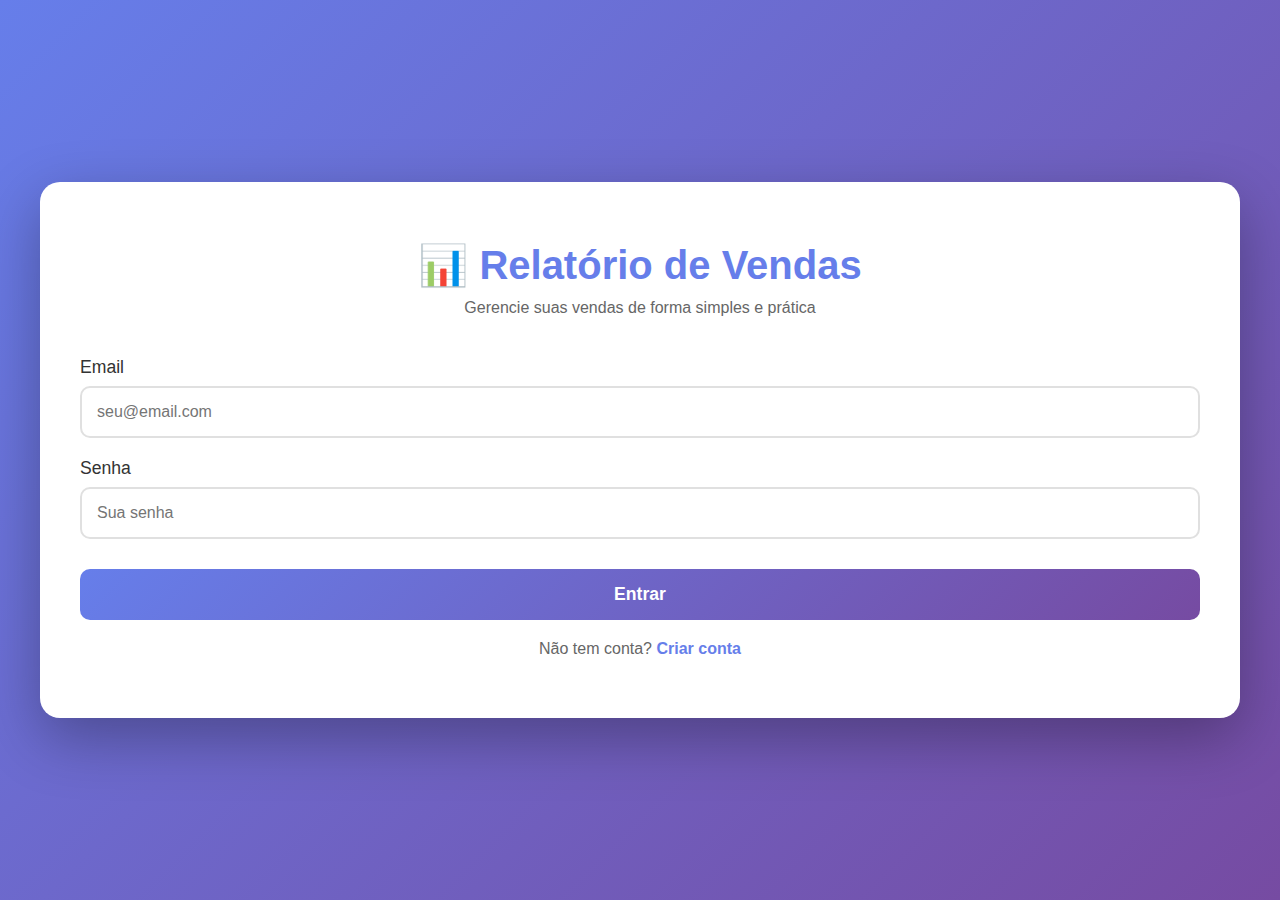
<file: sales_report_app.html>
<!DOCTYPE html>
<html lang="pt-BR">
<head>
    <meta charset="UTF-8">
    <meta name="viewport" content="width=device-width, initial-scale=1.0">
    <title>Relatório de Vendas</title>
    <style>
        * {
            margin: 0;
            padding: 0;
            box-sizing: border-box;
        }

        body {
            font-family: 'Segoe UI', Tahoma, Geneva, Verdana, sans-serif;
            background: linear-gradient(135deg, #667eea 0%, #764ba2 100%);
            min-height: 100vh;
            display: flex;
            justify-content: center;
            align-items: center;
            padding: 20px;
        }

        .container {
            background: white;
            border-radius: 20px;
            box-shadow: 0 20px 60px rgba(0,0,0,0.3);
            width: 100%;
            max-width: 1200px;
            overflow: hidden;
        }

        /* Login/Register Screen */
        .auth-screen {
            padding: 60px 40px;
            text-align: center;
        }

        .auth-screen h1 {
            color: #667eea;
            margin-bottom: 10px;
            font-size: 2.5em;
        }

        .auth-screen p {
            color: #666;
            margin-bottom: 40px;
        }

        .form-group {
            margin-bottom: 20px;
            text-align: left;
        }

        .form-group label {
            display: block;
            margin-bottom: 8px;
            color: #333;
            font-weight: 500;
            font-size: 1.1em;
        }

        .form-group input {
            width: 100%;
            padding: 15px;
            border: 2px solid #e0e0e0;
            border-radius: 10px;
            font-size: 1em;
            transition: border-color 0.3s;
        }

        .form-group input:focus {
            outline: none;
            border-color: #667eea;
        }

        .btn {
            padding: 15px 40px;
            border: none;
            border-radius: 10px;
            font-size: 1.1em;
            font-weight: 600;
            cursor: pointer;
            transition: all 0.3s;
            width: 100%;
            margin-top: 10px;
        }

        .btn-primary {
            background: linear-gradient(135deg, #667eea 0%, #764ba2 100%);
            color: white;
        }

        .btn-primary:hover {
            transform: translateY(-2px);
            box-shadow: 0 10px 20px rgba(102, 126, 234, 0.4);
        }

        .btn-secondary {
            background: white;
            color: #667eea;
            border: 2px solid #667eea;
        }

        .btn-secondary:hover {
            background: #f5f5f5;
        }

        .switch-auth {
            margin-top: 20px;
            color: #666;
        }

        .switch-auth a {
            color: #667eea;
            text-decoration: none;
            font-weight: 600;
            cursor: pointer;
        }

        /* Main App Screen */
        .main-screen {
            display: none;
        }

        .header {
            background: linear-gradient(135deg, #667eea 0%, #764ba2 100%);
            padding: 20px 40px;
            display: flex;
            justify-content: space-between;
            align-items: center;
            color: white;
        }

        .header h1 {
            font-size: 1.8em;
        }

        .user-info {
            display: flex;
            align-items: center;
            gap: 15px;
        }

        .avatar {
            width: 50px;
            height: 50px;
            border-radius: 50%;
            background: white;
            color: #667eea;
            display: flex;
            align-items: center;
            justify-content: center;
            font-size: 1.5em;
            font-weight: bold;
        }

        .btn-logout {
            background: #e74c3c;
            color: white;
            padding: 10px 20px;
            border: none;
            border-radius: 8px;
            cursor: pointer;
            font-weight: 600;
            transition: background 0.3s;
        }

        .btn-logout:hover {
            background: #c0392b;
        }

        .content {
            padding: 40px;
        }

        .sale-form {
            background: #f8f9fa;
            padding: 30px;
            border-radius: 15px;
            margin-bottom: 30px;
        }

        .sale-form h2 {
            color: #333;
            margin-bottom: 25px;
            font-size: 1.5em;
        }

        .form-row {
            display: grid;
            grid-template-columns: repeat(auto-fit, minmax(200px, 1fr));
            gap: 20px;
            margin-bottom: 20px;
        }

        .sales-list h2 {
            color: #333;
            margin-bottom: 20px;
            font-size: 1.5em;
        }

        .sale-card {
            background: white;
            border: 2px solid #e0e0e0;
            border-radius: 12px;
            padding: 20px;
            margin-bottom: 15px;
            transition: all 0.3s;
        }

        .sale-card:hover {
            border-color: #667eea;
            box-shadow: 0 5px 15px rgba(102, 126, 234, 0.2);
        }

        .sale-header {
            display: flex;
            justify-content: space-between;
            align-items: center;
            margin-bottom: 15px;
        }

        .sale-date {
            font-weight: 600;
            color: #667eea;
            font-size: 1.1em;
        }

        .sale-actions {
            display: flex;
            gap: 10px;
        }

        .btn-small {
            padding: 8px 15px;
            border: none;
            border-radius: 6px;
            cursor: pointer;
            font-size: 0.9em;
            font-weight: 600;
            transition: all 0.3s;
        }

        .btn-edit {
            background: #3498db;
            color: white;
        }

        .btn-edit:hover {
            background: #2980b9;
        }

        .btn-delete {
            background: #e74c3c;
            color: white;
        }

        .btn-delete:hover {
            background: #c0392b;
        }

        .sale-details {
            display: grid;
            grid-template-columns: repeat(auto-fit, minmax(150px, 1fr));
            gap: 15px;
            margin-top: 15px;
        }

        .sale-detail {
            background: #f8f9fa;
            padding: 12px;
            border-radius: 8px;
        }

        .sale-detail-label {
            font-size: 0.85em;
            color: #666;
            margin-bottom: 5px;
        }

        .sale-detail-value {
            font-size: 1.1em;
            font-weight: 600;
            color: #333;
        }

        .total-value {
            color: #27ae60;
            font-size: 1.3em;
        }

        .btn-submit-report {
            background: linear-gradient(135deg, #27ae60 0%, #2ecc71 100%);
            color: white;
            padding: 20px;
            width: 100%;
            border: none;
            border-radius: 12px;
            font-size: 1.2em;
            font-weight: 700;
            cursor: pointer;
            margin-top: 30px;
            transition: all 0.3s;
        }

        .btn-submit-report:hover {
            transform: translateY(-3px);
            box-shadow: 0 10px 25px rgba(39, 174, 96, 0.4);
        }

        .empty-state {
            text-align: center;
            padding: 60px 20px;
            color: #999;
        }

        .empty-state svg {
            width: 100px;
            height: 100px;
            margin-bottom: 20px;
            opacity: 0.5;
        }

        /* Responsive */
        @media (max-width: 768px) {
            .auth-screen {
                padding: 40px 20px;
            }

            .header {
                padding: 15px 20px;
                flex-direction: column;
                gap: 15px;
            }

            .header h1 {
                font-size: 1.3em;
            }

            .content {
                padding: 20px;
            }

            .form-row {
                grid-template-columns: 1fr;
            }

            .sale-details {
                grid-template-columns: 1fr;
            }

            .sale-header {
                flex-direction: column;
                align-items: flex-start;
                gap: 10px;
            }
        }

        .hidden {
            display: none;
        }

        .show {
            display: block;
        }
    </style>
</head>
<body>
    <!-- Auth Screen -->
    <div id="authScreen" class="container">
        <div class="auth-screen">
            <h1>📊 Relatório de Vendas</h1>
            <p>Gerencie suas vendas de forma simples e prática</p>
            
            <div id="loginForm">
                <div class="form-group">
                    <label>Email</label>
                    <input type="email" id="loginEmail" placeholder="seu@email.com">
                </div>
                <div class="form-group">
                    <label>Senha</label>
                    <input type="password" id="loginPassword" placeholder="Sua senha">
                </div>
                <button class="btn btn-primary" onclick="login()">Entrar</button>
                <div class="switch-auth">
                    Não tem conta? <a onclick="showRegister()">Criar conta</a>
                </div>
            </div>

            <div id="registerForm" class="hidden">
                <div class="form-group">
                    <label>Nome Completo</label>
                    <input type="text" id="registerName" placeholder="Seu nome">
                </div>
                <div class="form-group">
                    <label>Email</label>
                    <input type="email" id="registerEmail" placeholder="seu@email.com">
                </div>
                <div class="form-group">
                    <label>Senha</label>
                    <input type="password" id="registerPassword" placeholder="Crie uma senha">
                </div>
                <button class="btn btn-primary" onclick="register()">Criar Conta</button>
                <div class="switch-auth">
                    Já tem conta? <a onclick="showLogin()">Fazer login</a>
                </div>
            </div>
        </div>
    </div>

    <!-- Main App Screen -->
    <div id="mainScreen" class="container main-screen">
        <div class="header">
            <h1>📊 Minhas Vendas</h1>
            <div class="user-info">
                <div class="avatar" id="userAvatar">U</div>
                <button class="btn-logout" onclick="logout()">Sair</button>
            </div>
        </div>

        <div class="content">
            <!-- Sale Form -->
            <div class="sale-form">
                <h2>➕ Adicionar Nova Venda</h2>
                <div class="form-row">
                    <div class="form-group">
                        <label>Data</label>
                        <input type="date" id="saleDate">
                    </div>
                    <div class="form-group">
                        <label>Produto/Serviço</label>
                        <input type="text" id="saleProduct" placeholder="Ex: Consultoria">
                    </div>
                </div>
                <div class="form-row">
                    <div class="form-group">
                        <label>Quantidade</label>
                        <input type="number" id="saleQuantity" min="1" value="1" oninput="calculateTotal()">
                    </div>
                    <div class="form-group">
                        <label>Valor Unitário (R$)</label>
                        <input type="number" id="saleUnitPrice" min="0" step="0.01" placeholder="0.00" oninput="calculateTotal()">
                    </div>
                    <div class="form-group">
                        <label>Total (R$)</label>
                        <input type="text" id="saleTotal" readonly style="background: #e8f5e9; font-weight: 600; color: #27ae60;">
                    </div>
                </div>
                <button class="btn btn-primary" onclick="addSale()">
                    <span id="btnAddText">➕ Adicionar Venda</span>
                </button>
            </div>

            <!-- Sales List -->
            <div class="sales-list">
                <h2>📋 Lista de Vendas</h2>
                <div id="salesContainer"></div>
            </div>

            <button class="btn-submit-report" onclick="submitReport()">
                📤 Enviar Relatório de Vendas
            </button>
        </div>
    </div>

    <script>
        // Data storage (em memória - substitua por integração com Google Sheets)
        let currentUser = null;
        let sales = [];
        let editingIndex = -1;

        // Inicialização
        document.getElementById('saleDate').valueAsDate = new Date();

        function showRegister() {
            document.getElementById('loginForm').classList.add('hidden');
            document.getElementById('registerForm').classList.remove('hidden');
        }

        function showLogin() {
            document.getElementById('registerForm').classList.add('hidden');
            document.getElementById('loginForm').classList.remove('hidden');
        }

        function register() {
            const name = document.getElementById('registerName').value;
            const email = document.getElementById('registerEmail').value;
            const password = document.getElementById('registerPassword').value;

            if (!name || !email || !password) {
                alert('Por favor, preencha todos os campos!');
                return;
            }

            // NOTA: Aqui você integraria com Google Sheets para salvar o usuário
            // Por enquanto, salvamos em memória
            currentUser = { name, email };
            showMainScreen();
        }

        function login() {
            const email = document.getElementById('loginEmail').value;
            const password = document.getElementById('loginPassword').value;

            if (!email || !password) {
                alert('Por favor, preencha todos os campos!');
                return;
            }

            // NOTA: Aqui você validaria com Google Sheets
            // Por enquanto, aceitamos qualquer login
            currentUser = { name: email.split('@')[0], email };
            showMainScreen();
        }

        function showMainScreen() {
            document.getElementById('authScreen').style.display = 'none';
            document.getElementById('mainScreen').style.display = 'block';
            document.getElementById('userAvatar').textContent = currentUser.name[0].toUpperCase();
            
            // NOTA: Aqui você carregaria as vendas do Google Sheets
            loadSales();
        }

        function logout() {
            currentUser = null;
            sales = [];
            document.getElementById('mainScreen').style.display = 'none';
            document.getElementById('authScreen').style.display = 'flex';
            document.getElementById('loginEmail').value = '';
            document.getElementById('loginPassword').value = '';
        }

        function calculateTotal() {
            const quantity = parseFloat(document.getElementById('saleQuantity').value) || 0;
            const unitPrice = parseFloat(document.getElementById('saleUnitPrice').value) || 0;
            const total = quantity * unitPrice;
            document.getElementById('saleTotal').value = total.toFixed(2);
        }

        function addSale() {
            const date = document.getElementById('saleDate').value;
            const product = document.getElementById('saleProduct').value;
            const quantity = parseFloat(document.getElementById('saleQuantity').value);
            const unitPrice = parseFloat(document.getElementById('saleUnitPrice').value);
            const total = parseFloat(document.getElementById('saleTotal').value);

            if (!date || !product || !quantity || !unitPrice) {
                alert('Por favor, preencha todos os campos!');
                return;
            }

            const sale = { date, product, quantity, unitPrice, total };

            if (editingIndex >= 0) {
                sales[editingIndex] = sale;
                editingIndex = -1;
                document.getElementById('btnAddText').textContent = '➕ Adicionar Venda';
            } else {
                sales.push(sale);
            }

            // NOTA: Aqui você salvaria no Google Sheets
            saveSalesToSheets(sales);

            clearForm();
            displaySales();
        }

        function clearForm() {
            document.getElementById('saleDate').valueAsDate = new Date();
            document.getElementById('saleProduct').value = '';
            document.getElementById('saleQuantity').value = '1';
            document.getElementById('saleUnitPrice').value = '';
            document.getElementById('saleTotal').value = '';
        }

        function displaySales() {
            const container = document.getElementById('salesContainer');
            
            if (sales.length === 0) {
                container.innerHTML = `
                    <div class="empty-state">
                        <div style="font-size: 60px;">📊</div>
                        <h3>Nenhuma venda registrada ainda</h3>
                        <p>Adicione sua primeira venda usando o formulário acima</p>
                    </div>
                `;
                return;
            }

            container.innerHTML = sales.map((sale, index) => `
                <div class="sale-card">
                    <div class="sale-header">
                        <div class="sale-date">📅 ${formatDate(sale.date)}</div>
                        <div class="sale-actions">
                            <button class="btn-small btn-edit" onclick="editSale(${index})">✏️ Editar</button>
                            <button class="btn-small btn-delete" onclick="deleteSale(${index})">🗑️ Excluir</button>
                        </div>
                    </div>
                    <div class="sale-details">
                        <div class="sale-detail">
                            <div class="sale-detail-label">Produto/Serviço</div>
                            <div class="sale-detail-value">${sale.product}</div>
                        </div>
                        <div class="sale-detail">
                            <div class="sale-detail-label">Quantidade</div>
                            <div class="sale-detail-value">${sale.quantity}</div>
                        </div>
                        <div class="sale-detail">
                            <div class="sale-detail-label">Valor Unitário</div>
                            <div class="sale-detail-value">R$ ${sale.unitPrice.toFixed(2)}</div>
                        </div>
                        <div class="sale-detail">
                            <div class="sale-detail-label">Total</div>
                            <div class="sale-detail-value total-value">R$ ${sale.total.toFixed(2)}</div>
                        </div>
                    </div>
                </div>
            `).join('');
        }

        function editSale(index) {
            const sale = sales[index];
            document.getElementById('saleDate').value = sale.date;
            document.getElementById('saleProduct').value = sale.product;
            document.getElementById('saleQuantity').value = sale.quantity;
            document.getElementById('saleUnitPrice').value = sale.unitPrice;
            document.getElementById('saleTotal').value = sale.total.toFixed(2);
            
            editingIndex = index;
            document.getElementById('btnAddText').textContent = '💾 Salvar Alterações';
            
            window.scrollTo({ top: 0, behavior: 'smooth' });
        }

        function deleteSale(index) {
            if (confirm('Tem certeza que deseja excluir esta venda?')) {
                sales.splice(index, 1);
                
                // NOTA: Aqui você atualizaria o Google Sheets
                saveSalesToSheets(sales);
                
                displaySales();
            }
        }

        function formatDate(dateStr) {
            const date = new Date(dateStr + 'T00:00:00');
            return date.toLocaleDateString('pt-BR', { 
                day: '2-digit', 
                month: '2-digit', 
                year: 'numeric' 
            });
        }

        function submitReport() {
            if (sales.length === 0) {
                alert('Adicione pelo menos uma venda antes de enviar o relatório!');
                return;
            }

            const totalSales = sales.reduce((sum, sale) => sum + sale.total, 0);
            
            // NOTA: Aqui você enviaria para o Google Sheets
            // Por enquanto, apenas mostramos uma confirmação
            alert(`✅ Relatório enviado com sucesso!\n\nTotal de vendas: ${sales.length}\nValor total: R$ ${totalSales.toFixed(2)}\n\nOs dados foram salvos no Google Sheets.`);
        }

        // Funções para integração com Google Sheets
        // NOTA: Estas são funções placeholder que você precisará implementar

        function loadSales() {
            // TODO: Carregar vendas do Google Sheets
            // Use Google Sheets API ou Apps Script
            displaySales();
        }

        function saveSalesToSheets(salesData) {
            // TODO: Salvar vendas no Google Sheets
            // Endpoint: https://sheets.googleapis.com/v4/spreadsheets/{spreadsheetId}/values
            console.log('Salvando no Google Sheets:', salesData);
        }
    </script>
</body>
</html>
</file>
